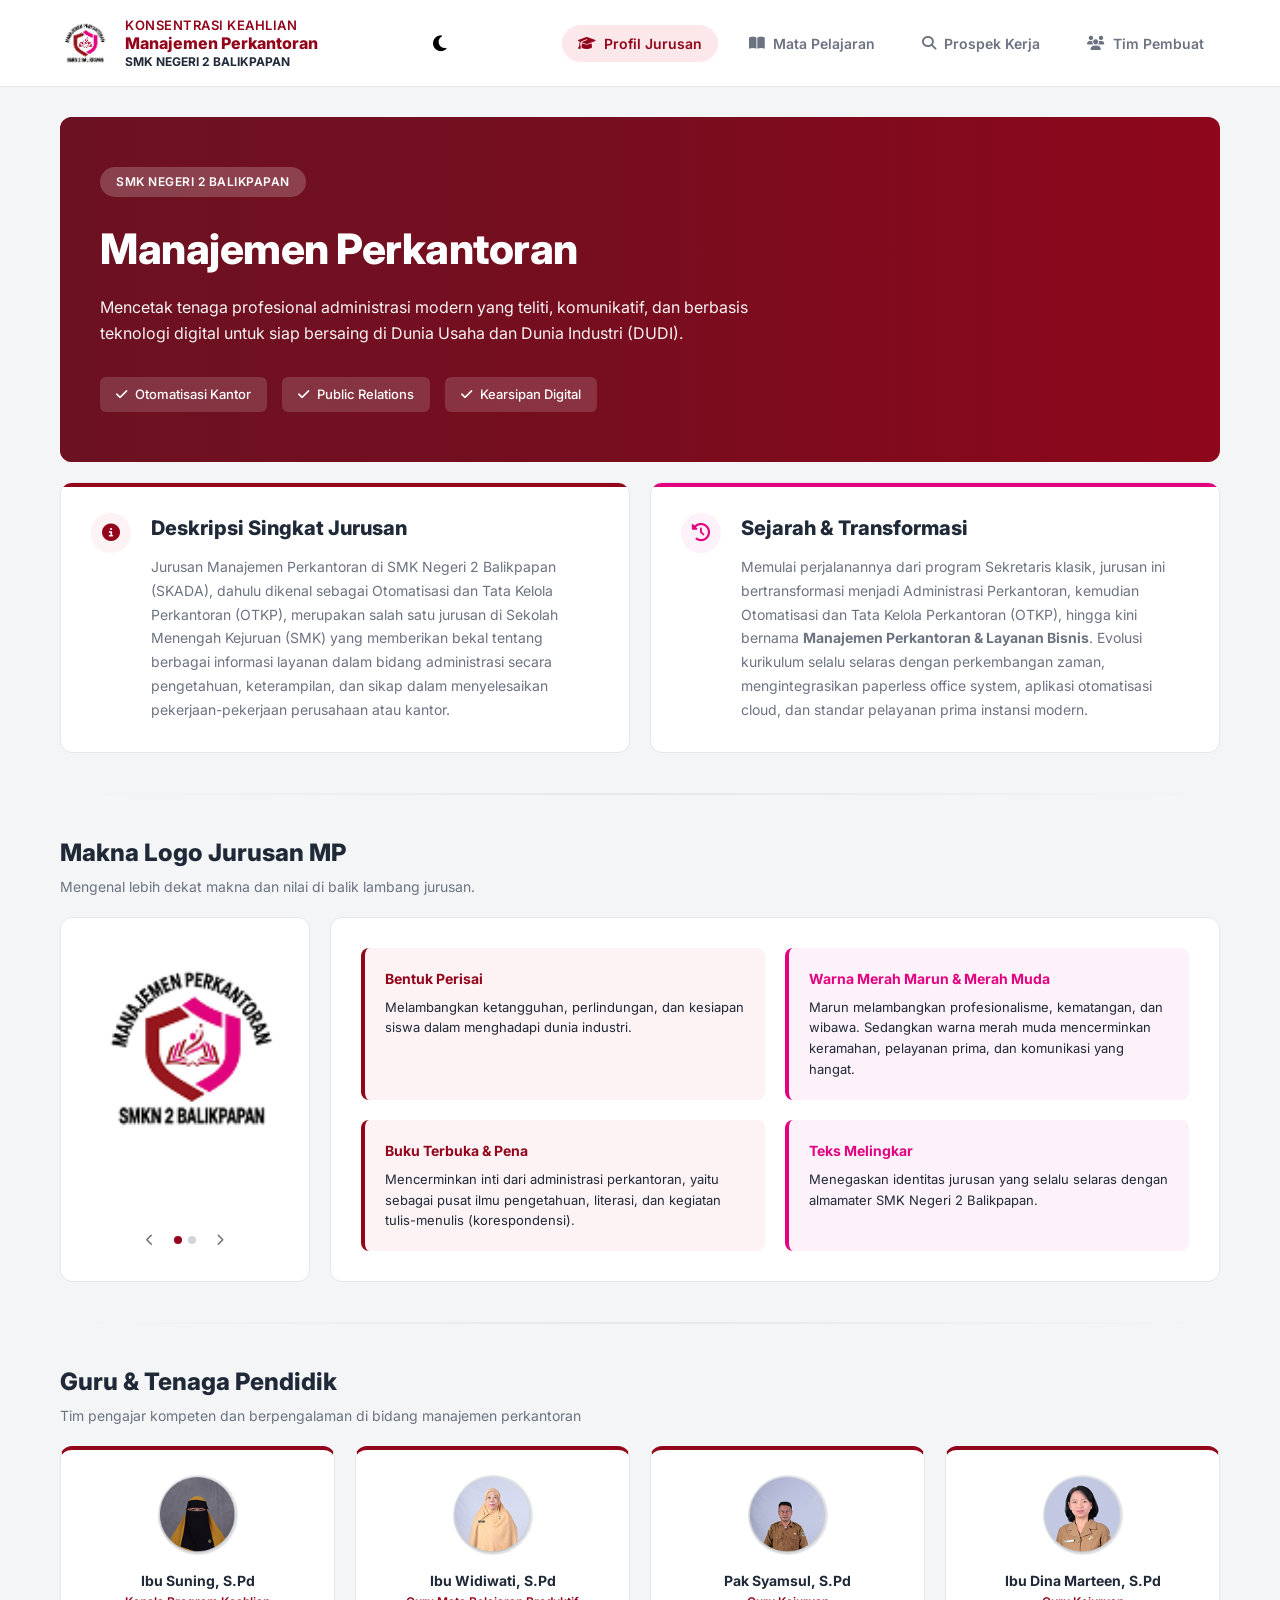
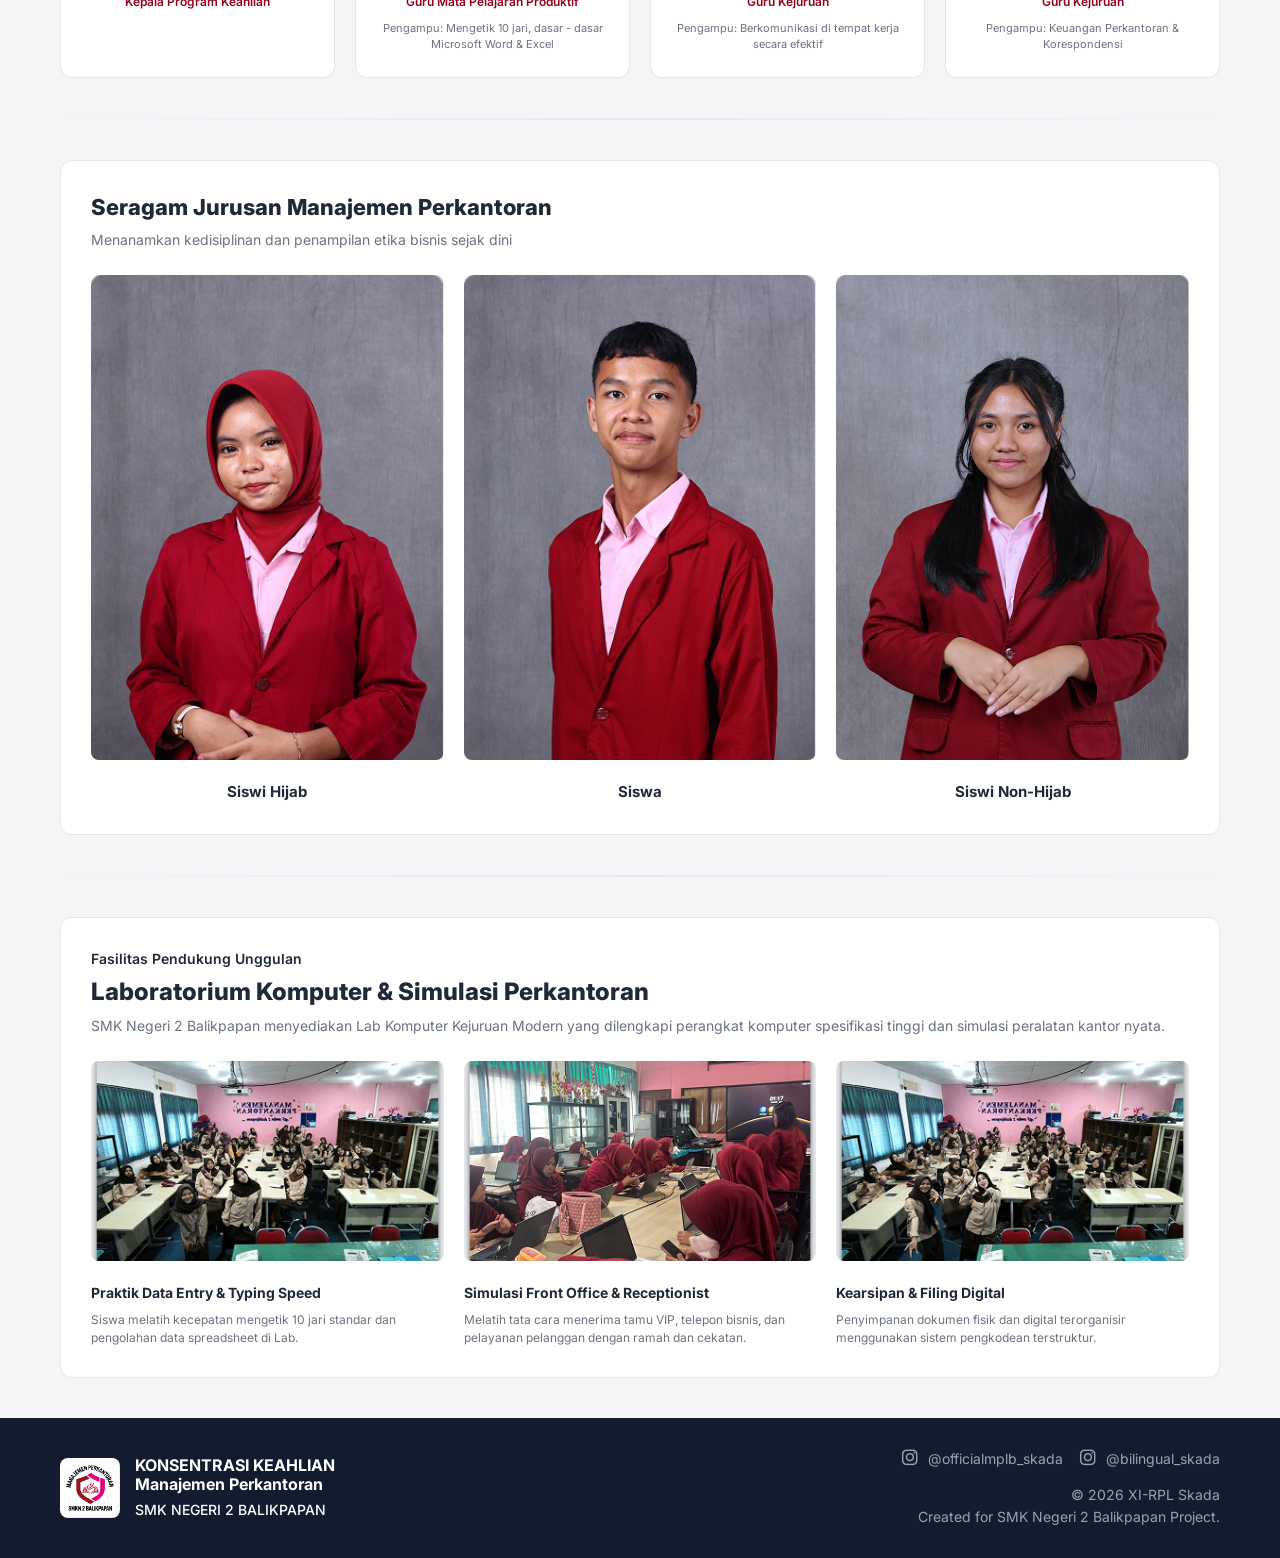
<file: index.html>
<!DOCTYPE html>
<html lang="id">
<head>
    <meta charset="UTF-8">
    <meta name="viewport" content="width=device-width, initial-scale=1.0">
    <style>html{background:#f4f5f7;}</style>
    <title>SMK Negeri 2 Balikpapan - Manajemen Perkantoran</title>
    <script src="script.js"></script>
    <link rel="preconnect" href="https://fonts.googleapis.com">
    <link rel="preconnect" href="https://fonts.gstatic.com" crossorigin>
    <link href="https://fonts.googleapis.com/css2?family=Inter:wght@400;500;600;700;800&display=swap" rel="stylesheet">
    <link rel="stylesheet" href="https://cdnjs.cloudflare.com/ajax/libs/font-awesome/6.4.0/css/all.min.css">
    <link rel="stylesheet" href="style.css">
</head>
<body>
    <!-- HEADER -->
    <header class="top-header">
        <div class="container header-content">
            <div class="logo-area">
                <img src="assets/LOGO/MP.png" alt="Logo SMKN 2" class="logo-img" id="header-logo-img">
                <div class="logo-text">
                <h1 id="header-title">
                    <span class="text-normal">KONSENTRASI KEAHLIAN</span><br>
                    Manajemen Perkantoran
                </h1>
                    <p id="header-subtitle">SMK NEGERI 2 BALIKPAPAN</p>
                </div>
            </div>
 <button id="theme-toggle" style="background:none; border:none; cursor:pointer; font-size:18px;">
    <!-- Baris 32 -->
    <i id="theme-icon" class="fa-solid fa-moon"></i>
</button>           
            <nav class="nav-menu">
                <a class="nav-item active">
                    <i class="fa-solid fa-graduation-cap"></i> Profil Jurusan
                </a>
                <a href="mapel.html" class="nav-item">
                    <i class="fa-solid fa-book-open"></i> Mata Pelajaran
                </a>
                <a href="prospek.html" class="nav-item">
                    <i class="fa-solid fa-magnifying-glass"></i> Prospek Kerja
                </a>
                <a href="pembuat.html" class="nav-item">
                    <i class="fa-solid fa-users"></i> Tim Pembuat
                </a>
            </nav>
        </div>
    </header>

    <main class="container">
        
        <!-- =========================================
             PAGE 1: MAIN PROFIL JURUSAN
             ========================================= -->
        <div id="view-main" class="page-view active">
            
            <section class="hero-section">
                <div class="hero-content">
                    <div class="hero-badge">SMK NEGERI 2 BALIKPAPAN</div>
                    <h1>Manajemen Perkantoran</h1>
                    <p>Mencetak tenaga profesional administrasi modern yang teliti, komunikatif, dan berbasis teknologi digital untuk siap bersaing di Dunia Usaha dan Dunia Industri (DUDI).</p>
                    
                    <div class="hero-tags">
                        <div class="tag"><i class="fa-solid fa-check"></i> Otomatisasi Kantor</div>
                        <div class="tag"><i class="fa-solid fa-check"></i> Public Relations</div>
                        <div class="tag"><i class="fa-solid fa-check"></i> Kearsipan Digital</div>
                    </div>
                </div>
            </section>

            <section class="info-grid">
                <div class="info-card">
                    <div class="icon-box"><i class="fa-solid fa-circle-info"></i></div>
                    <div>
                        <h3>Deskripsi Singkat Jurusan</h3>
                        <p>Jurusan Manajemen Perkantoran di SMK Negeri 2 Balikpapan (SKADA), dahulu dikenal sebagai Otomatisasi dan Tata Kelola Perkantoran (OTKP), merupakan salah satu jurusan di Sekolah Menengah Kejuruan (SMK) yang memberikan bekal tentang berbagai informasi layanan dalam bidang administrasi secara pengetahuan, keterampilan, dan sikap dalam menyelesaikan pekerjaan-pekerjaan perusahaan atau kantor.</p>
                    </div>
                </div>
                
                <div class="info-card">
                    <div class="icon-box" style="background: #fdf2fa; color: #E20380;">
    <i class="fa-solid fa-clock-rotate-left"></i>
</div>
                    <div>
                        <h3>Sejarah & Transformasi</h3>
                        <p>Memulai perjalanannya dari program Sekretaris klasik, jurusan ini bertransformasi menjadi Administrasi Perkantoran, kemudian Otomatisasi dan Tata Kelola Perkantoran (OTKP), hingga kini bernama <strong>Manajemen Perkantoran & Layanan Bisnis</strong>. Evolusi kurikulum selalu selaras dengan perkembangan zaman, mengintegrasikan paperless office system, aplikasi otomatisasi cloud, dan standar pelayanan prima instansi modern.</p>
                    </div>
                </div>
            </section>

<div class="garis-pemisah"></div>

            <section class="logo-meaning-section">
                <div class="logo-meaning-header">
                    <h2>Makna Logo Jurusan MP</h2>
                    <p>Mengenal lebih dekat makna dan nilai di balik lambang jurusan.</p>
                </div>

                <div class="logo-meaning-container">
                    <div class="logo-carousel">
                        <img src="assets/LOGO/MP.png" alt="Logo Manajemen Perkantoran" id="carousel-logo-img">
                        <div class="carousel-controls">
                            <i class="fa-solid fa-chevron-left" onclick="toggleBilingualView(false)"></i>
                            <div class="dots">
                                <div class="dot active" id="dot-main"></div>
                                <div class="dot" id="dot-bi"></div>
                            </div>
                            <i class="fa-solid fa-chevron-right" onclick="toggleBilingualView(true)"></i>
                        </div>
                    </div>
                    <div class="meaning-content-box">
                        <div class="meaning-card">
                            <h4>Bentuk Perisai</h4>
                            <p>Melambangkan ketangguhan, perlindungan, dan kesiapan siswa dalam menghadapi dunia industri.</p>
                        </div>
                        <div class="meaning-card">
                            <h4>Warna Merah Marun & Merah Muda</h4>
                            <p>Marun melambangkan profesionalisme, kematangan, dan wibawa. Sedangkan warna merah muda mencerminkan keramahan, pelayanan prima, dan komunikasi yang hangat.</p>
                        </div>
                        <div class="meaning-card">
                            <h4>Buku Terbuka & Pena</h4>
                            <p>Mencerminkan inti dari administrasi perkantoran, yaitu sebagai pusat ilmu pengetahuan, literasi, dan kegiatan tulis-menulis (korespondensi).</p>
                        </div>
                        <div class="meaning-card">
                            <h4>Teks Melingkar</h4>
                            <p>Menegaskan identitas jurusan yang selalu selaras dengan almamater SMK Negeri 2 Balikpapan.</p>
                        </div>
                    </div>
                </div>
            </section>

<div class="garis-pemisah"></div>

            <section>
                <h2 class="section-title">Guru & Tenaga Pendidik</h2>
                <p class="section-subtitle">Tim pengajar kompeten dan berpengalaman di bidang manajemen perkantoran</p>
                
                <div class="teacher-grid">
                    <div class="teacher-card">
                        <img src="assets/GURU/Ellipse 1.png" alt="Ibu Suning" class="teacher-avatar">
                        <div class="teacher-name">Ibu Suning, S.Pd</div>
                        <div class="teacher-role">Kepala Program Keahlian</div>
                    </div>
                    <div class="teacher-card">
                        <img src="assets/GURU/Ellipse 2.png" alt="Ibu Widiwati" class="teacher-avatar">
                        <div class="teacher-name">Ibu Widiwati, S.Pd</div>
                        <div class="teacher-role">Guru Mata Pelajaran Produktif</div>
                        <div class="teacher-desc">Pengampu: Mengetik 10 jari, dasar - dasar Microsoft Word & Excel</div>
                    </div>
                    <div class="teacher-card">
                        <img src="assets/GURU/Pak Syamsul.png" alt="Pak Syamsul" class="teacher-avatar">
                        <div class="teacher-name">Pak Syamsul, S.Pd</div>
                        <div class="teacher-role">Guru Kejuruan</div>
                        <div class="teacher-desc">Pengampu: Berkomunikasi di tempat kerja <br> secara efektif</div>
                    </div>
                    <div class="teacher-card">
                        <img src="assets/GURU/Ellipse 4 (1).png" alt="Ibu Dina" class="teacher-avatar">
                        <div class="teacher-name">Ibu Dina Marteen, S.Pd</div>
                        <div class="teacher-role">Guru Kejuruan</div>
                        <div class="teacher-desc">Pengampu: Keuangan Perkantoran & Korespondensi</div>
                    </div>
                </div>
            </section>

<div class="garis-pemisah"></div>

            <!-- UNIFORM SECTION -->
            <section class="uniform-section">
                <h2 class="uniform-title">Seragam Jurusan Manajemen Perkantoran</h2>
                <p class="uniform-subtitle">Menanamkan kedisiplinan dan penampilan etika bisnis sejak dini</p>
                <div class="uniform-grid">
                    
                    <div class="uniform-item">
                        <img src="assets/MP UNI/Rectangle 32.png" alt="Siswi Hijab" class="uniform-img">
                        <p class="uniform-caption">Siswi Hijab</p>
                    </div>

                    <div class="uniform-item">
                        <img src="assets/MP UNI/Rectangle 33.png" alt="Siswa" class="uniform-img">
                        <p class="uniform-caption">Siswa</p>
                    </div>

                    <div class="uniform-item">
                        <img src="assets/MP UNI/MP FEM.png" alt="Siswi non Hijab" class="uniform-img">
                        <p class="uniform-caption">Siswi Non-Hijab</p>
                    </div>

                </div>
            </section>

<div class="garis-pemisah"></div>

            <section class="facilities-section">
                <div class="facilities-header">
                    <p>Fasilitas Pendukung Unggulan</p>
                    <h2>Laboratorium Komputer & Simulasi Perkantoran</h2>
                    <span>SMK Negeri 2 Balikpapan menyediakan Lab Komputer Kejuruan Modern yang dilengkapi perangkat komputer spesifikasi tinggi dan simulasi peralatan kantor nyata.</span>
                </div>
                
                <div class="facility-grid">
                    <div class="facility-item">
                        <img src="assets/DOK/Rectangle 21.png" alt="Praktik Data Entry" class="facility-img">
                        <h4>Praktik Data Entry & Typing Speed</h4>
                        <p>Siswa melatih kecepatan mengetik 10 jari standar dan pengolahan data spreadsheet di Lab.</p>
                    </div>
                    <div class="facility-item">
                        <img src="assets/DOK/Rectangle 23.png" alt="Simulasi Front Office" class="facility-img">
                        <h4>Simulasi Front Office & Receptionist</h4>
                        <p>Melatih tata cara menerima tamu VIP, telepon bisnis, dan pelayanan pelanggan dengan ramah dan cekatan.</p>
                    </div>
                    <div class="facility-item">
                        <img src="assets/DOK/Rectangle 24.png" alt="Kearsipan Digital" class="facility-img">
                        <h4>Kearsipan & Filing Digital</h4>
                        <p>Penyimpanan dokumen fisik dan digital terorganisir menggunakan sistem pengkodean terstruktur.</p>
                    </div>
                </div>
            </section>
        </div>

        <!-- =========================================
             PAGE 2: BILINGUAL CLASS VIEW
             ========================================= -->
        <div id="view-bilingual" class="page-view">
            
            <section class="hero-bilingual">
                <div class="hero-bilingual-content">
                    <div class="hero-badge">SMK NEGERI 2 BALIKPAPAN</div>
                    <h1>Office Management<br>Bilingual Class</h1>
                    <p>Welcome to the MP Bilingual Program at SMKN 2 Balikpapan. Students in this class are required to communicate in English 8/5 while at school, guided directly by international native instructors and English Teaching Assistants (ETA).</p>
                </div>
            </section>
<div class="garis-pemisah"></div>
            <!-- BILINGUAL FEATURES -->
            <section class="bilingual-features-grid">
                <div class="b-feature-card">
                    <div class="icon-box"><i class="fa-solid fa-comments"></i></div>
                    <h3>8/5 English Enviroment</h3>
                    <p>Students build confidence and fluency by speaking English in all school daily routines, class presentations, and office simulations.</p>
                </div>
                <div class="b-feature-card">
                    <div class="icon-box"><i class="fa-solid fa-user-tie"></i></div>
                    <h3>Native ETA Lecturer</h3>
                    <p>Direct learning experience with native speakers from English Teaching Assistant (ETA) programs for international office standards.</p>
                </div>
                <div class="b-feature-card">
                    <div class="icon-box"><i class="fa-solid fa-earth-asia"></i></div>
                    <h3>Global Career Readiness</h3>
                    <p>Prepared for multinational corporations, foreign investment companies in Balikpapan, and international hospitality industries.</p>
                </div>
                <div class="b-feature-card">
                    <div class="icon-box"><i class="fa-solid fa-globe"></i></div>
                    <h3>Enhanced Global Communication</h3>
                    <p>Students master professional business communication, correspondence, and public speaking in both Indonesian and a foreign language.</p>
                </div>
            </section>
<div class="garis-pemisah"></div>

            <section class="logo-meaning-section" style="margin-bottom: 40px;">
                <div class="logo-meaning-header">
                    <h2>Meaning Of Bilingual Class Logo</h2>
                    <p>A representation of identity, global standards, and the communication spirit of MP Bilingual students.</p>
                </div>

                <div class="logo-meaning-container">
                    
                    
                    <div class="logo-carousel">
                        <img src="assets/LOGO/BI.png" alt="Logo Bilingual">
                        <div class="carousel-controls">
                            <i class="fa-solid fa-chevron-left" onclick="toggleBilingualView(false)"></i>
                            <div class="dots">
                                <div class="dot"></div>
                                <div class="dot active"></div>
                            </div>
                            <i class="fa-solid fa-chevron-right"></i>
                        </div>
                    </div>

                    <!-- Right Content Box (4 Bilingual Elements) -->
                    <div class="meaning-content-box">
                        
                        <div class="meaning-card bi-theme">
                            <h4>Protective Shield Shape</h4>
                            <p>Symbolizes protection and the resilience students need to face communication challenges on the international stage.</p>
                        </div>

                        <div class="meaning-card bi-theme">
                            <h4>Book & Pen Symbol</h4>
                            <p>Reflects a strong academic foundation, English-language literacy, and modern administrative skills.</p>
                        </div>

                        <div class="meaning-card bi-theme">
                            <h4>Ribbon & "Bilingual" Text</h4>
                            <p>Affirms this class's identity as a flagship program that uses two languages (Indonesian and English) in everyday activities.</p>
                        </div>

                        <div class="meaning-card bi-theme">
                            <h4>Red Color & Pink Accents</h4>
                            <p>Red symbolizes enthusiasm and the courage to present oneself with confidence. Pink accents represent the warmth of hospitality that meets global standards.</p>
                        </div>

                    </div>
                </div>
            </section>


            <!-- KEY MODULES -->
            <h2 class="section-title">Bilingual Class Key Modules</h2>
            <section class="modules-grid">
                <div class="module-card">
                    <div class="module-bar gray"></div>
                    <div class="module-content">
                        <h4>International Business Correspondence</h4>
                        <p>Drafting professional English emails, formal business proposals, and executive meeting minutes.</p>
                    </div>
                </div>
                <div class="module-card">
                    <div class="module-bar pink"></div>
                    <div class="module-content">
                        <h4>Global Front Office & Cross-Culture Hospitality</h4>
                        <p>Handling international guests, multicultural etiquette, and English customer support.</p>
                    </div>
                </div>
            </section>
<div class="garis-pemisah"></div>
            <!-- BILINGUAL UNIFORM -->
            <section class="uniform-section" style="margin-bottom: 40px;">
                <h2 class="uniform-title">Bilingual Office Management Department Uniform</h2>
                <p class="uniform-subtitle">Instilling discipline and ethical business behavior from an early age</p>
                
            <div class="b-uniform-grid">
                    <div class="uniform-item">
                        <img src="assets/BI UNI/wemen.png" alt="Seragam Bilingual 1" class="b-uniform-img">
                        <p class="uniform-caption">Female Student Hijab</p>
                    </div>

                    <div class="uniform-item">
                        <img src="assets/BI UNI/man.png" alt="Seragam Bilingual 2" class="b-uniform-img">
                        <p class="uniform-caption">Male Student</p>
                    </div>

                    <div class="uniform-item">
                        <img src="assets/BI UNI/BI FEM.png" alt="Seragam Bilingual 3" class="b-uniform-img">
                        <p class="uniform-caption">Female Student Non-Hijab</p>
                    </div>
                </div>
            </section>
<div class="garis-pemisah"></div>
            <section class="facilities-section">
                <div class="facilities-header">
                    <p>Bilingual Class Activities</p>
                    <h2>Program Documentation & Gallery</h2>
                    <span> visual journey of our Bilingual Class activities, from global exposure field trips to practical archival training and daily class moments.</span>
                </div>
                
                <div class="facility-grid">
                    <div class="facility-item">
                        <img src="assets/DOK/ikn.jpeg" alt="Praktik Data Entry" class="facility-img">
                        <h4>Global Career Readiness: IKN Field Trip</h4>
                        <p>Students of the MP Bilingual Class visited the Ibu Kota Nusantara (IKN) to witness firsthand the development of Indonesia's future government center, aligning classroom theory with real-world international standards.</p>
                    </div>
                    <div class="facility-item">
                        <img src="assets/DOK/class.jpeg" alt="Simulasi Front Office" class="facility-img">
                        <h4>The MP Bilingual Class</h4>
                        <p> A united and dynamic group of students ready to master professional administration. Through the 8/5 English environment, we build confidence, discipline, and a global mindset for future careers.</p>
                    </div>
                    <div class="facility-item">
                        <img src="assets/DOK/banner.jpeg" alt="Kearsipan Digital" class="facility-img">
                        <h4>Digital Filing & English Archiving</h4>
                        <p>Organizing physical and digital documents using English coding systems and international data management standards during a practical visit to the Balikpapan Regional Archive (Arsip Daerah).</p>
                    </div>
                </div>
            </section>

            
        </div>

    </main>

    <!-- FOOTER -->
    <footer class="site-footer">
        <div class="container footer-content">
            <div class="footer-left">
                <img src="assets/LOGO/MP.png" alt="Logo Footer" class="footer-logo" id="footer-logo-img">
                <div>
                    <h4 id="footer-title-1">KONSENTRASI KEAHLIAN</h4>
                    <h4 id="footer-title-2">Manajemen Perkantoran</h4>
                    <p>SMK NEGERI 2 BALIKPAPAN</p>
                </div>
            </div>
            
            <div class="footer-right">
                <div class="footer-socials">
                    
                    <a href="https://instagram.com/officialmplb_skada" target="_blank" title="Instagram MP">
                        <i class="fa-brands fa-instagram"></i> @officialmplb_skada
                    </a>

                     <a href="https://instagram.com/bilingual_skada" target="_blank" title="Instagram Bilingual">
                        <i class="fa-brands fa-instagram"></i> @bilingual_skada
                    </a>
                    
                </div>
                <p>© 2026 XI-RPL Skada <br> Created for SMK Negeri 2 Balikpapan Project.</p>
            </div>
        </div>
    </footer>
</body>
</html>
</file>
<file: style.css>
:root {
    --primary: #92051A;
    --primary-light: #E20380;
    --bg-page: #f4f5f7;
    --text-dark: #1f2937;
    --text-muted: #6b7280;
    --border: #e5e7eb;
    --white: #ffffff;
}

* { margin: 0; padding: 0; box-sizing: border-box; font-family: 'Inter', sans-serif; }
body { background-color: var(--bg-page); color: var(--text-dark); line-height: 1.5; }
.container { max-width: 1200px; margin: 0 auto; padding: 0 20px; }

/* HEADER */
.top-header { background: var(--white); padding: 15px 0; border-bottom: 1px solid var(--border); position: sticky; top: 0; z-index: 100; }
.header-content { display: flex; justify-content: space-between; align-items: center; }
.logo-area { display: flex; align-items: center; gap: 15px; }
.logo-img { width: 50px; height: 50px; object-fit: contain; border-radius: 8px; }
.logo-text h1 { font-size: 16px; font-weight: 800; color: var(--primary); line-height: 1.2; }
.logo-text p { font-size: 12px; font-weight: 700; color: var(--text-dark); }

.text-normal {
    font-weight: 600;
    font-size: 13px;
    letter-spacing: 0.5px;
}

.nav-menu { display: flex; align-items: center; gap: 15px; }
.nav-item { text-decoration: none; color: var(--text-muted); font-size: 14px; font-weight: 600; display: flex; align-items: center; gap: 8px; padding: 8px 16px; border-radius: 20px; transition: all 0.3s ease; cursor: pointer; }
.nav-item:hover { color: var(--primary); background-color: #f9fafb; }
.nav-item.active { background-color: #fce8eb; color: var(--primary); }

/* UTILITY CLASSES */
.page-view { display: none; }
.page-view.active { display: block; }

/* GARIS PEMISAH */
.garis-pemisah {
    width: 100%;    
    height: 2px;
    background: linear-gradient(to right, transparent, var(--border), transparent);
    margin: 40px 0;
}

/* =========================================
   VIEW 1: MAIN PROFIL (REGULAR)
   ========================================= */
   
.hero-section {
    background: var(--primary);
    border-radius: 12px; 
    padding: 50px 40px; 
    color: var(--white); 
    margin-top: 30px;
    position: relative;
    overflow: hidden; 
    transition: all 0.3s ease;
}

.hero-section::before {
    content: "";
    position: absolute;
    top: 0; left: 0; right: 0; bottom: 0;
    background-image: linear-gradient(to right, rgba(106, 18, 34, 0.95) 0%, rgba(106, 18, 34, 0.7) 45%, rgba(106, 18, 34, 0.1) 100%), 
                      url('https://images.unsplash.com/photo-1497215728101-856f4ea42174?q=80&w=1000&auto=format&fit=crop');
    background-size: cover;
    background-position: center right;
    z-index: 1;
}

.hero-content {
    position: relative;
    z-index: 2;
    max-width: 65%; 
}

.hero-section:hover {
    box-shadow: 0 8px 20px rgba(0, 0, 0, 0.15);
    transform: translateY(-5px);
}

.hero-badge { display: inline-block; background: rgba(255, 255, 255, 0.2); padding: 6px 16px; border-radius: 20px; font-size: 12px; font-weight: 600; letter-spacing: 0.5px; margin-bottom: 20px; }
.hero-section h1 { font-size: 42px; font-weight: 800; margin-bottom: 15px; letter-spacing: -0.5px; }
.hero-section p { font-size: 16px; margin-bottom: 30px; line-height: 1.6; opacity: 0.95; }
.hero-tags { display: flex; gap: 15px; flex-wrap: wrap; }
.tag { background: rgba(255, 255, 255, 0.15); padding: 8px 16px; border-radius: 6px; font-size: 13px; font-weight: 500; display: flex; align-items: center; gap: 8px; }
.hero-tags:hover { gap: 20px; transition: all 0.3s ease; }

/* INFO CARDS */
.info-grid { display: grid; grid-template-columns: 1fr 1fr; gap: 20px; margin-top: 20px; }
.info-card { 
    background: var(--white); 
    border: 1px solid var(--border); 
    border-radius: 12px; 
    padding: 30px; 
    display: flex; 
    gap: 20px; 
    position: relative;
    overflow: hidden;
    transition: all 0.3s ease;
}
.info-card::before {
    content: "";
    position: absolute;
    top: 0; left: 0; right: 0;
    height: 4px;
}
.info-card:nth-child(1)::before { background: var(--primary); }
.info-card:nth-child(2)::before { background: var(--primary-light); }

.info-card:hover { box-shadow: 0 10px 20px rgba(0,0,0,0.05); transform: translateY(-3px); }

.icon-box { width: 40px; height: 40px; background: #fdf2f4; color: var(--primary); border-radius: 50%; display: flex; align-items: center; justify-content: center; font-size: 18px; flex-shrink: 0; }
.info-card h3 { font-size: 20px; font-weight: 800; margin-bottom: 12px; color: var(--text-dark); }
.info-card p { font-size: 14px; color: var(--text-muted); line-height: 1.7; }

.section-title { font-size: 24px; font-weight: 800; margin-top: 40px; margin-bottom: 5px; }
.section-subtitle { font-size: 14px; color: var(--text-muted); margin-bottom: 20px; }

/* TEACHER CARDS */
.teacher-grid { display: grid; grid-template-columns: repeat(4, 1fr); gap: 20px; }
.teacher-card { 
    background: var(--white); 
    border: 1px solid var(--border); 
    border-top: 4px solid var(--primary);
    border-radius: 12px; 
    padding: 25px 15px; 
    text-align: center; 
    display: flex; 
    flex-direction: column; 
    align-items: center; 
    transition: all 0.3s ease;
}
.teacher-card:hover {
    box-shadow: 0 8px 16px rgba(122, 26, 43, 0.15);
    transform: translateY(-5px);
    border-color: var(--primary-light);
}
.teacher-avatar { width: 80px; height: 80px; border-radius: 50%; background: #e5e7eb; object-fit: cover; margin-bottom: 15px; transition: transform 0.3s ease; }
.teacher-card:hover .teacher-avatar { transform: scale(1.08); }
.teacher-name { font-size: 14px; font-weight: 700; color: var(--text-dark); }
.teacher-role { font-size: 12px; font-weight: 600; color: var(--primary); margin-top: 2px; margin-bottom: 10px; }
.teacher-desc { font-size: 11px; color: var(--text-muted); line-height: 1.4; }

/* UNIFORM SECTION */
.uniform-section { background: var(--white); border: 1px solid var(--border); border-radius: 12px; padding: 30px; margin-top: 20px; }
.uniform-title { font-size: 22px; font-weight: 800; margin-bottom: 5px; }
.uniform-subtitle { font-size: 14px; color: var(--text-muted); margin-bottom: 25px; }
.uniform-grid { display: grid; grid-template-columns: repeat(3, 1fr); gap: 20px; }
.uniform-img { width: 100%; height: 485px; object-fit: cover; object-position: top center; border-radius: 8px; background: #e5e7eb; transition: transform 0.3s ease; }
.uniform-img:hover { transform: scale(1.03); transition: transform 0.3s ease; }
.uniform-caption { text-align: center; font-size: 15px; font-weight: 700; color: var(--text-dark); margin-top: 15px; }

/* FACILITIES */
.facilities-section { background: var(--white); border: 1px solid var(--border); border-radius: 12px; padding: 30px; margin-top: 20px; margin-bottom: 40px; }
.facilities-header p { font-size: 14px; font-weight: 600; margin-bottom: 5px; }
.facilities-header h2 { font-size: 24px; font-weight: 800; margin-bottom: 5px; }
.facilities-header span { font-size: 14px; color: var(--text-muted); display: block; margin-bottom: 25px; }
.facility-grid { display: grid; grid-template-columns: repeat(3, 1fr); gap: 20px; }
.facility-img { width: 100%; height: 200px; object-fit: cover; border-radius: 8px; margin-bottom: 15px; background: #e5e7eb; transition: transform 0.3s ease; }
.facility-item:hover .facility-img { transform: scale(1.03); }
.facility-item h4 { font-size: 14px; font-weight: 700; margin-bottom: 8px; }
.facility-item p { font-size: 12px; color: var(--text-muted); line-height: 1.5; }

/* =========================================
   VIEW 2: BILINGUAL CLASS
   ========================================= */
   
.hero-bilingual {
    background: #9ca3af;
    border-radius: 12px; 
    padding: 50px 40px; 
    color: var(--white); 
    margin-top: 30px;
    position: relative;
    overflow: hidden;
    transition: all 0.3s ease;
}

.hero-bilingual::before {
    content: "";
    position: absolute;
    top: 0; left: 0; right: 0; bottom: 0;
    background-image: linear-gradient(to right, rgba(156, 163, 175, 0.95) 0%, rgba(156, 163, 175, 0.7) 45%, rgba(156, 163, 175, 0.1) 100%), 
    url('https://images.unsplash.com/photo-1524178232363-1fb2b075b655?q=80&w=1000&auto=format&fit=crop');
    background-size: cover;
    background-position: center right;
    z-index: 1;
}

.hero-bilingual-content {
    position: relative;
    z-index: 2;
    max-width: 65%; 
}

.hero-bilingual:hover { box-shadow: 0 8px 20px rgba(0, 0, 0, 0.15); transform: translateY(-5px); }
.hero-bilingual .hero-badge { background: rgba(255, 255, 255, 0.3); }
.hero-bilingual h1 { font-size: 42px; font-weight: 800; margin-bottom: 10px; line-height: 1.1; }
.hero-bilingual p { font-size: 16px; margin-bottom: 0; line-height: 1.6; }

/* BILINGUAL FEATURE CARDS */
.bilingual-features-grid { display: grid; grid-template-columns: 1fr 1fr; gap: 20px; margin-top: 30px; }
.b-feature-card { 
    border-radius: 12px; 
    padding: 25px; 
    display: flex; 
    flex-direction: column; 
    align-items: left; 
    text-align: left; 
    transition: all 0.3s ease;
    border: 1px solid transparent;
}

.b-feature-card:nth-child(1) { background-color: #fff0f5; border-color: #fbcfe8; }
.b-feature-card:nth-child(1) .icon-box { background-color: #f472b6; color: white; }

.b-feature-card:nth-child(2) { background-color: #eff6ff; border-color: #bfdbfe; }
.b-feature-card:nth-child(2) .icon-box { background-color: #60a5fa; color: white; }

.b-feature-card:nth-child(3) { background-color: #fffbeb; border-color: #fde68a; }
.b-feature-card:nth-child(3) .icon-box { background-color: #fbbf24; color: white; }

.b-feature-card:nth-child(4) { background-color: #f0fdf4; border-color: #bbf7d0; }
.b-feature-card:nth-child(4) .icon-box { background-color: #4ade80; color: white; }

.b-feature-card:hover { box-shadow: 0 10px 25px rgba(0, 0, 0, 0.08); transform: translateY(-5px); }
.b-feature-card .icon-box { margin-bottom: 15px; }
.b-feature-card h3 { font-size: 18px; font-weight: 800; margin-bottom: 8px; color: var(--text-dark); }
.b-feature-card p { font-size: 13px; color: var(--text-muted); line-height: 1.6; }

/* MODULES */
.modules-grid { display: grid; grid-template-columns: 1fr 1fr; gap: 20px; margin-top: 15px; }
.module-card { background: var(--white); border: 1px solid var(--border); border-radius: 8px; padding: 20px; display: flex; gap: 15px; align-items: flex-start; transition: all 0.3s ease; }
.module-card:hover { transform: translateY(-3px); box-shadow: 0 6px 18px rgba(0, 0, 0, 0.08); }
.module-bar { width: 8px; height: 40px; border-radius: 4px; flex-shrink: 0; }
.module-bar.gray { background: #9ca3af; }
.module-bar.pink { background: #f472b6; }
.module-content h4 { font-size: 15px; font-weight: 800; margin-bottom: 4px; }
.module-content p { font-size: 13px; color: var(--text-muted); }

/* UNIFORM BILINGUAL */
.b-uniform-grid { display: grid; grid-template-columns: repeat(3, 1fr); gap: 20px; margin-top: 20px; }
.b-uniform-img { width: 100%; height: 485px; object-fit: cover; border-radius: 8px; background: #e5e7eb; transition: transform 0.3s ease; }
.b-uniform-img:hover { transform: scale(1.03); transition: transform 0.3s ease; }

/* LOGO MEANING SECTION */
.logo-meaning-section { margin-top: 30px; margin-bottom: 40px; }
.logo-meaning-header { margin-bottom: 20px; }
.logo-meaning-header h2 { font-size: 24px; font-weight: 800; color: var(--text-dark); margin-bottom: 5px; }
.logo-meaning-header p { font-size: 14px; color: var(--text-muted); }

.logo-meaning-container { display: flex; gap: 20px; align-items: stretch; }
.logo-meaning-container .logo-carousel { margin-top: 0; flex-shrink: 0; }

.meaning-content-box {
    background: var(--white);
    border: 1px solid var(--border);
    border-radius: 12px;
    padding: 30px;
    flex-grow: 1;
    display: grid;
    grid-template-columns: 1fr 1fr; 
    gap: 20px;
}

.meaning-card {
    border-radius: 8px;
    padding: 20px;
    transition: all 0.3s ease;
    border-left: 4px solid transparent;
}

/* =========================================
   MAKNA LOGO (VIEW 1 - MAIN)
   ========================================= */
.meaning-card:nth-child(odd) { 
    background: #fdf2f4; 
    border-left-color: var(--primary); 
}
.meaning-card:nth-child(even) { 
    background: #fdf2fa; 
    border-left-color: var(--primary-light); 
}

.meaning-card h4 { font-size: 14px; font-weight: 700; color: var(--primary); margin-bottom: 8px; }
.meaning-card:nth-child(even) h4 { color: var(--primary-light); }
.meaning-card p { font-size: 13px; color: var(--text-dark); line-height: 1.6; }
.meaning-card:hover { box-shadow: 0 4px 12px rgba(0, 0, 0, 0.1); transform: translateY(-3px); }


/* =========================================
   MAKNA LOGO (VIEW 2 - BILINGUAL) - UPDATED WARNA ABU-ABU
   ========================================= */
.meaning-card.bi-theme:nth-child(odd) { 
    background: #fff1f2; 
    border-left-color: #f472b6; 
}
.meaning-card.bi-theme:nth-child(odd) h4 {
    color: #be185d;
}

/* Card Genap Bilingual: Abu-abu kebiruan (#A1A4B0) */
.meaning-card.bi-theme:nth-child(even) { 
    background: #f4f5f7; /* Background abu-abu sangat pudar */
    border-left-color: #A1A4B0; /* Border abu-abu kebiruan */
}
.meaning-card.bi-theme:nth-child(even) h4 { 
    color: #6b7280; /* Judul abu-abu gelap */
}

/* Hover untuk Card Genap Bilingual */
.meaning-card.bi-theme:nth-child(even):hover {
    background: #A1A4B0;
    box-shadow: 0 4px 12px rgba(161, 164, 176, 0.4);
}
.meaning-card.bi-theme:nth-child(even):hover h4,
.meaning-card.bi-theme:nth-child(even):hover p {
    color: white; /* Teks jadi putih saat di-hover */
}


/* LOGO CAROUSEL */
.logo-carousel { background: var(--white); border: 1px solid var(--border); border-radius: 12px; padding: 30px; margin-top: 20px; width: 250px; text-align: center; display: flex; flex-direction: column; justify-content: space-between;}
.logo-carousel img { width: 200px; height: 200px; object-fit: contain; margin: 0 auto 20px auto; justify-content: center; align-items: center; gap: 20px; }
.carousel-controls { display: flex; justify-content: center; align-items: center; gap: 15px; color: var(--text-muted); }
.carousel-controls i { font-size: 12px; cursor: pointer; padding: 5px; transition: color 0.2s; }
.carousel-controls i:hover { color: var(--primary); }
.dots { display: flex; gap: 6px; }
.dot { width: 8px; height: 8px; border-radius: 50%; background: #d1d5db; }
.dot.active { background: var(--primary); }

/* =========================================
   FOOTER
   ========================================= */
.site-footer { background: #131c2e; color: var(--white); padding: 30px 0; }
.footer-content { display: flex; justify-content: space-between; align-items: center; }
.footer-left { display: flex; align-items: center; gap: 15px; }
.footer-logo { width: 60px; height: 60px; object-fit: contain; border-radius: 8px; }
.footer-left h4 { font-size: 16px; font-weight: 700; line-height: 1.2; }
.footer-left p { font-size: 14px; font-weight: 500; margin-top: 4px; }

.footer-right { display: flex; flex-direction: column; align-items: flex-end; gap: 15px; }
.footer-socials { display: flex; flex-direction: row; gap: 15px; align-items: center; flex-wrap: wrap; justify-content: flex-end; }
.footer-socials a { color: #9ca3af; font-size: 14px; text-decoration: none; display: flex; align-items: center; gap: 8px; transition: color 0.3s ease; }
.footer-socials a i { font-size: 18px; width: 20px; text-align: center; }
.footer-socials a:hover { color: var(--white); }
.footer-socials a:hover .fa-instagram { color: #E1306C; }
.footer-right p { font-size: 14px; color: #9ca3af; text-align: right; line-height: 1.6; }

/* RESPONSIVE */
@media (max-width: 900px) {
    .info-grid, .teacher-grid, .uniform-grid, .facility-grid, .bilingual-features-grid, .modules-grid, .b-uniform-grid { grid-template-columns: 1fr; }
    .header-content, .footer-content { flex-direction: column; gap: 15px; text-align: center; }
    .nav-menu { flex-wrap: wrap; justify-content: center; }
    .footer-left { flex-direction: column; }
    
    .footer-right { align-items: center; width: 100%; margin-top: 20px; }
    .footer-socials { justify-content: center; }
    .footer-right p { text-align: center; }
    
    .logo-meaning-container { flex-direction: column; }
    .logo-meaning-container .logo-carousel { width: 100%; }
    .meaning-content-box { grid-template-columns: 1fr; }
    
    /* Mobile Hero Fixes */
    .hero-section, .hero-bilingual { padding: 30px 20px; }
    .hero-content, .hero-bilingual-content { max-width: 100%; }
    .hero-section::before, .hero-bilingual::before { 
        background-position: center;
        opacity: 0.4;
    }

    /* Perbaikan Gambar Seragam di Mobile */
    .uniform-img, .b-uniform-img { height: 380px; }
}

/* ==============================================================
   PREMIUM DARK MODE (CHARCOAL & RUBY THEME)
   Didesain khusus menyesuaikan class dari file CSS kamu
   ============================================================== */

/* 1. Variabel Dasar Mode Gelap */
body.dark-mode {
  background-color: #1a1a1e !important; /* Warna Charcoal Deep */
  color: #e4e4e7 !important;
  
  /* Timpa variabel root milikmu */
  --bg-page: #1a1a1e !important;
  --white: #242429 !important; /* Warna dasar kotak (Card) */
  --text-dark: #ffffff !important; /* Teks gelap jadi putih */
  --text-muted: #a1a1aa !important; /* Teks abu-abu disesuaikan */
  --border: #333338 !important; /* Garis tepi kotak */
}

/* 2. Header & Navigasi */
body.dark-mode .top-header {
  background-color: #121215 !important; /* Header lebih gelap dari background */
  border-bottom: 1px solid #333338 !important;
}

/* Tulisan "SMK Negeri 2 Balikpapan" di header jadi putih */
body.dark-mode .logo-text p {
  color: #ffffff !important; 
}

body.dark-mode .nav-item {
  color: #a1a1aa !important;
}
body.dark-mode .nav-item:hover {
  color: var(--primary-light) !important;
  background-color: #2a2a30 !important;
}
body.dark-mode .nav-item.active {
  background-color: rgba(146, 5, 26, 0.2) !important; /* Merah transparan */
  color: var(--primary-light) !important;
}

/* 3. Banner Hero (Warna Merah Tetap Utuh) */
/* Kita biarkan hero-section tetap memiliki warna aslinya */

/* Tag "Otomasi Kantor, Public Relations, dll" di dalam Hero */
body.dark-mode .tag,
body.dark-mode .hero-badge {
  background: rgba(255, 255, 255, 0.15) !important; /* Dibuat transparan agar teks terbaca */
  color: #ffffff !important;
  border: 1px solid rgba(255, 255, 255, 0.3) !important;
}

/* 4. Kotak Info (Deskripsi & Sejarah) */
body.dark-mode .info-card {
  background-color: #242429 !important;
  border: 1px solid #333338 !important;
  box-shadow: 0 4px 15px rgba(0,0,0,0.3) !important; /* Shadow elegan */
}

/* Garis warna merah/pink di atas info-card tetap menyala */
body.dark-mode .info-card:nth-child(1)::before { background: var(--primary) !important; }
body.dark-mode .info-card:nth-child(2)::before { background: var(--primary-light) !important; }

/* Ikon bulat di info-card */
/* Kotak Ikon Pertama (Deskripsi) -> Warna Merah (Sesuai garis atas) */
body.dark-mode .info-card:nth-child(1) .icon-box {
  background-color: var(--primary) !important; /* Warna Merah */
  color: #ffffff !important; /* Teks/Angka jadi Putih */
}
/*  Kotak Ikon Kedua (Sejarah) -> Warna Pink (Sesuai garis atas) */
body.dark-mode .info-card:nth-child(2) .icon-box {
  background-color: var(--primary-light) !important; /* Warna Pink */
  color: #ffffff !important; /* Teks/Angka jadi Putih */
}

/* 5. Kartu Guru (Teacher Card) */
body.dark-mode .teacher-card {
  background-color: #242429 !important;
  border: 1px solid #333338 !important;
  border-top: 4px solid var(--primary) !important; /* Garis atas merah tetap ada */
}

body.dark-mode .teacher-card:hover {
  border-color: var(--primary-light) !important;
  box-shadow: 0 8px 25px rgba(226, 3, 128, 0.15) !important; /* Shadow pink saat di-hover */
}

body.dark-mode .teacher-avatar {
  background-color: #333338 !important; /* Warna background avatar */
}

/* 6. Bagian Seragam & Fasilitas */
body.dark-mode .uniform-section,
body.dark-mode .facilities-section {
  background-color: #242429 !important;
  border: 1px solid #333338 !important;
}

body.dark-mode .uniform-img,
body.dark-mode .facility-img {
  background-color: #333338 !important;
}

/* 7. Makna Logo */
body.dark-mode .meaning-content-box {
  background-color: #1f1f23 !important;
  border: 1px solid #333338 !important;
}

body.dark-mode .logo-carousel {
  background-color: #242429 !important;
  border: 1px solid #333338 !important;
}

/* Kotak dalam Makna Logo (Merah & Pink) */
body.dark-mode .meaning-card:nth-child(odd) {
  background: #2c1e22 !important; /* Merah sangat gelap */
  border-left: 4px solid var(--primary) !important;
}
body.dark-mode .meaning-card:nth-child(odd) h4 {
  color: #ff6b81 !important; /* Teks judul jadi merah terang */
}

body.dark-mode .meaning-card:nth-child(even) {
  background: #2c1e27 !important; /* Pink sangat gelap */
  border-left: 4px solid var(--primary-light) !important;
}
body.dark-mode .meaning-card:nth-child(even) h4 {
  color: #ff85c8 !important; /* Teks judul jadi pink terang */
}

/* Makna Logo (Bilingual - Abu-abu) */
body.dark-mode .meaning-card.bi-theme:nth-child(odd) {
  background: #2c1e27 !important;
  border-left: 4px solid var(--primary-light) !important;
}
body.dark-mode .meaning-card.bi-theme:nth-child(even) {
  background: #242429 !important;
  border-left: 4px solid #6b7280 !important;
}

/* Hover efek pada Makna Logo */
body.dark-mode .meaning-card:hover {
  box-shadow: 0 6px 15px rgba(255, 255, 255, 0.05) !important;
  transform: translateY(-3px);
}

/* 8. Bilingual Features (Warna Kotak Disesuaikan Gelap) */
body.dark-mode .b-feature-card:nth-child(1) { background-color: #2c1e27 !important; border-color: #4a2b3b !important; }
body.dark-mode .b-feature-card:nth-child(2) { background-color: #1e222c !important; border-color: #2b364a !important; }
body.dark-mode .b-feature-card:nth-child(3) { background-color: #2c271e !important; border-color: #4a3d2b !important; }
body.dark-mode .b-feature-card:nth-child(4) { background-color: #1e2c22 !important; border-color: #2b4a35 !important; }

body.dark-mode .module-card {
  background-color: #242429 !important;
  border: 1px solid #333338 !important;
}

/* 9. Footer */
body.dark-mode .site-footer {
  background-color: #121215 !important; /* Footer kembali hitam pekat */
}

/* ==============================================================
   PERLINDUNGAN WARNA & TEKS
   ============================================================== */

/* Paksa semua teks judul & paragraf jadi putih (kecuali yang diwarnai khusus) */
body.dark-mode h1, 
body.dark-mode h2, 
body.dark-mode h3, 
body.dark-mode p, 
body.dark-mode span,
body.dark-mode a {
  color: #e4e4e7 !important;
}

/* Tapi khusus judul (h1-h4) buat lebih putih */
body.dark-mode h1, 
body.dark-mode h2, 
body.dark-mode h3, 
body.dark-mode h4 {
  color: #ffffff !important;
}

/* Memastikan teks di Banner Hero (merah) tetap putih cerah */
body.dark-mode .hero-section h1,
body.dark-mode .hero-section p,
body.dark-mode .hero-bilingual h1,
body.dark-mode .hero-bilingual p {
  color: #ffffff !important;
}

body.dark-mode #theme-toggle i {
  color: #ffd700 !important; 
}
</file>
